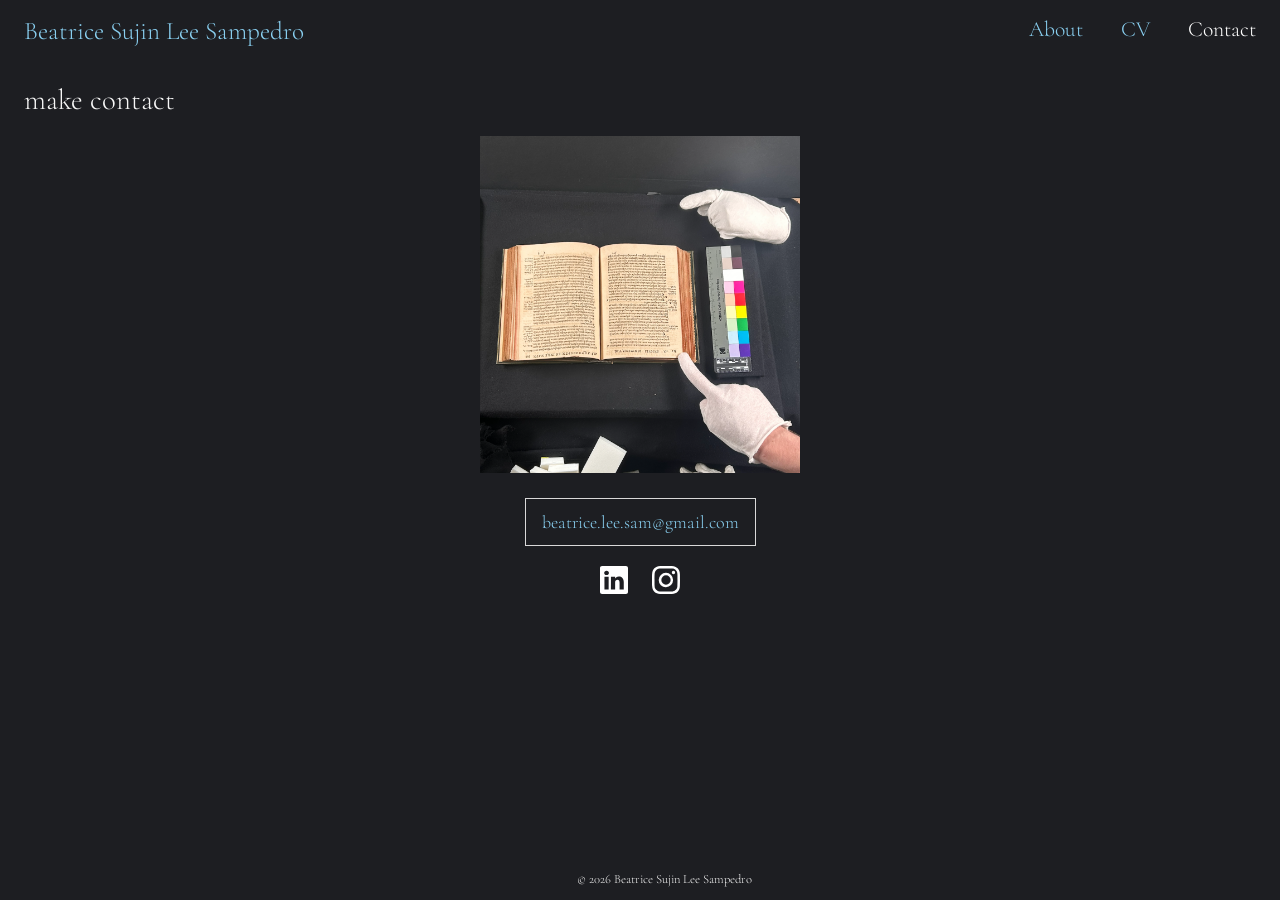
<file: contact.html>
<!DOCTYPE html>
<html lang="en">

<head>
    <meta charset="UTF-8">
    <meta name="viewport" content="width=device-width, initial-scale=1.0">
    <title>contact</title>
    <link rel="stylesheet" href="style.css">
</head>

<body>
    <div class="navigation">
        <a href="index.html" class="page-name">Beatrice Sujin Lee Sampedro</a>
        <a href="index.html" class="nav-link">About</a>
        <a href="cv.html" class="nav-link">CV</a>
        <a href="contact.html" class="nav-link current">Contact</a>
    </div>
    <h1>make contact</h1>
    <div class="photo-box">
        <img src="contact_photo.png" alt="Photo of a rare book being scanned" class="contact-photo">
    </div>
    <table class="contact-table">
        <tr>
            <td><a href="mailto:beatrice.lee.sam@gmail.com">beatrice.lee.sam@gmail.com</a></td>
        </tr>
    </table>
    <div class="media">
        <a href="https://www.linkedin.com/in/beatrice-sujin-l-454bb2143/"><img src="linkedin.svg" alt="LinkedIn"
                class="icon"></a>
        <a href="https://www.instagram.com/beatriceleesam/"><img src="instagram.svg" alt="Instagram" class="icon"></a>
    </div>
    <footer class="bottom">
        <p>&copy; 2026 Beatrice Sujin Lee Sampedro</p>
    </footer>
</body>

</html>
</file>
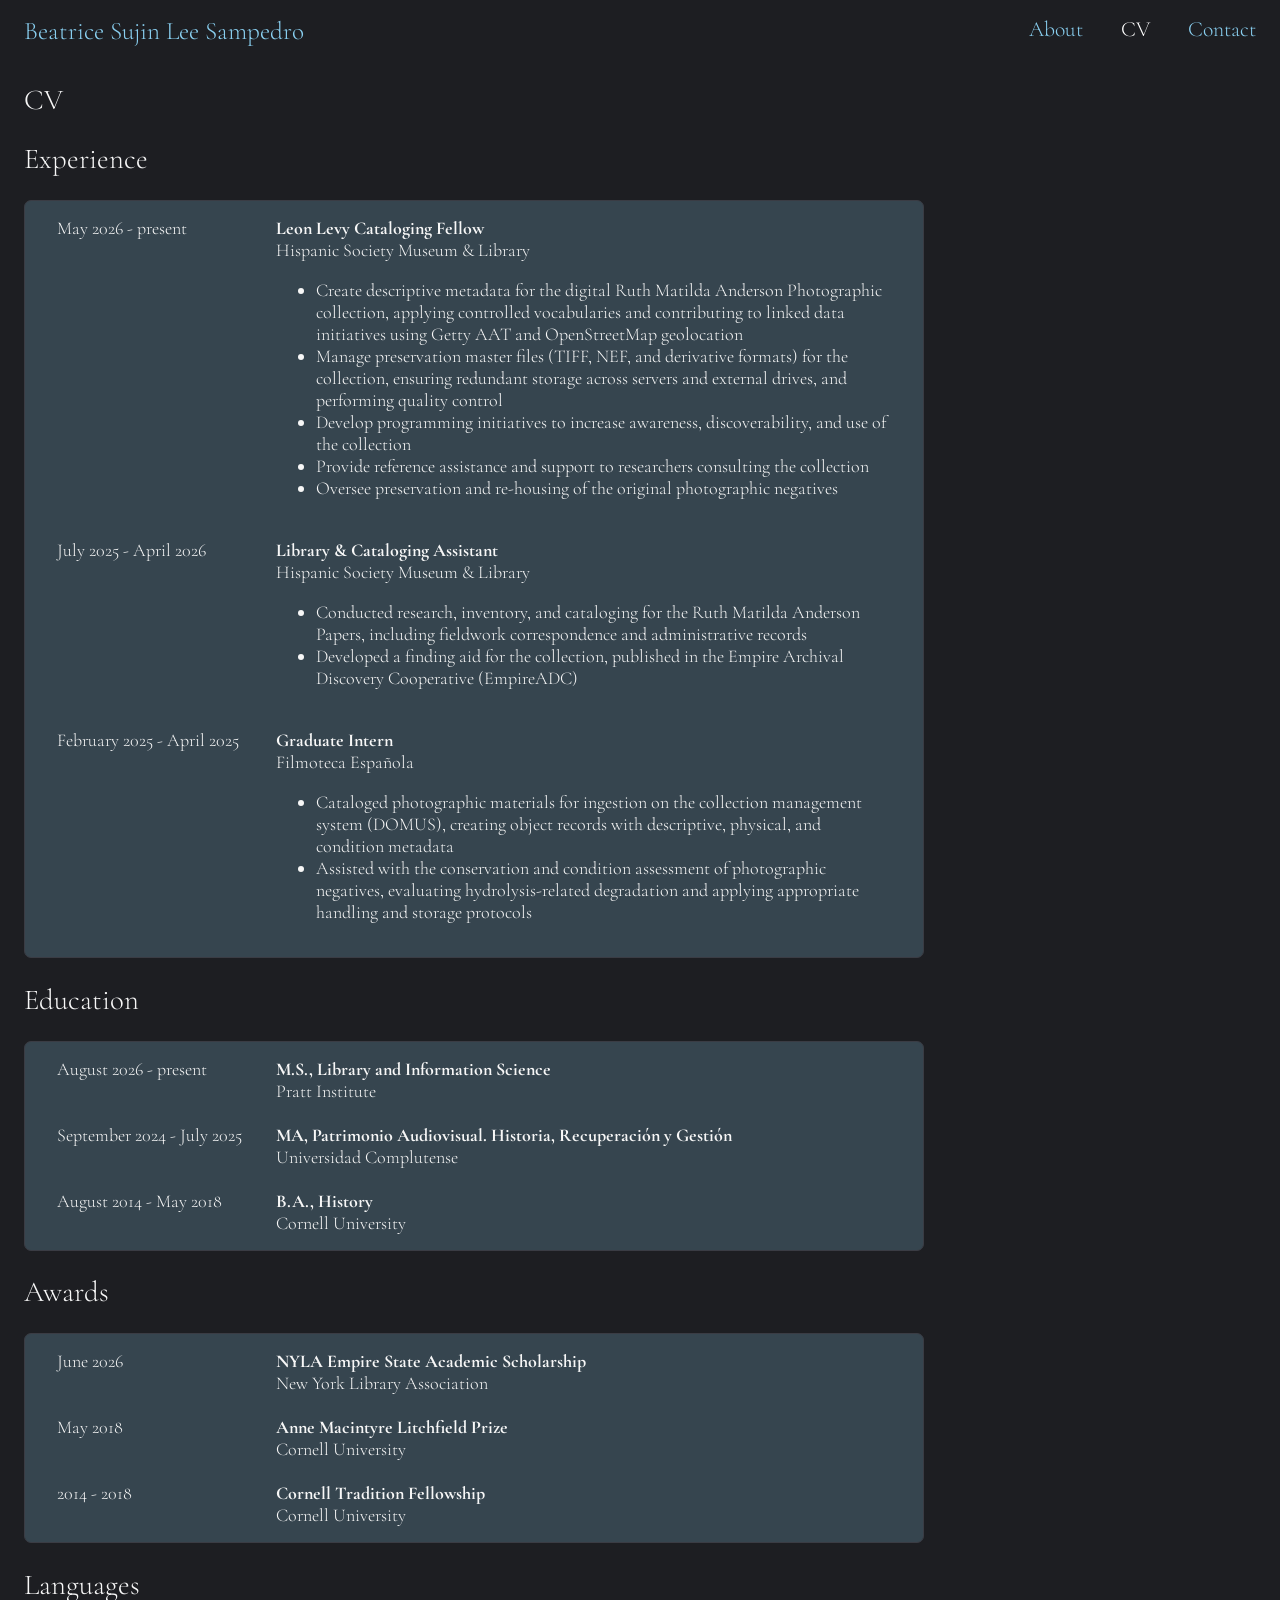
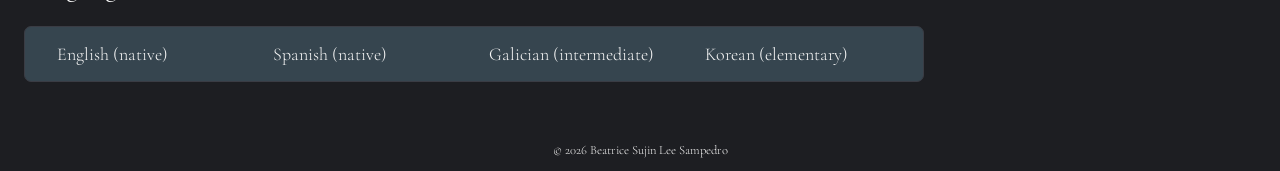
<file: cv.html>
<!DOCTYPE html>
<html lang="en">

<head>
    <meta charset="UTF-8">
    <meta name="viewport" content="width=device-width, initial-scale=1.0">
    <title>CV</title>
    <link rel="stylesheet" href="style.css">
</head>

<body>
    <div class="navigation">
        <a href="index.html" class="page-name">Beatrice Sujin Lee Sampedro</a>
        <a href="index.html" class="nav-link">About</a>
        <a href="cv.html" class="nav-link current">CV</a>
        <a href="contact.html" class="nav-link">Contact</a>
    </div>
    <h1>CV</h1>
    <h2>Experience</h2>
    <table class="cv-table">
        <tr>
            <td class="date">May 2026 - present</td>
            <td><strong>Leon Levy Cataloging Fellow</strong><br>Hispanic Society Museum & Library
                <ul>
                    <li>Create descriptive metadata for the digital Ruth Matilda Anderson Photographic collection,
                        applying controlled vocabularies and contributing to linked data initiatives using Getty AAT and
                        OpenStreetMap geolocation</li>
                    <li>Manage preservation master files (TIFF, NEF, and derivative formats) for the collection,
                        ensuring redundant storage across servers and external drives, and performing quality control
                    </li>
                    <li>Develop programming initiatives to increase awareness, discoverability, and use of the
                        collection</li>
                    <li>Provide reference assistance and support to researchers consulting the collection</li>
                    <li>Oversee preservation and re-housing of the original photographic negatives</li>
                </ul>
            </td>
        </tr>
        <tr>
            <td class="date">July 2025 - April 2026</td>
            <td><strong>Library & Cataloging Assistant</strong><br>Hispanic Society Museum & Library
                <ul>
                    <li>Conducted research, inventory, and cataloging for the Ruth Matilda Anderson Papers, including
                        fieldwork correspondence and administrative records</li>
                    <li>Developed a finding aid for the collection, published in the Empire Archival Discovery
                        Cooperative (EmpireADC)</li>
                </ul>
            </td>
        </tr>
        <tr>
            <td class="date">February 2025 - April 2025</td>
            <td><strong>Graduate Intern</strong><br>Filmoteca Española
                <ul>
                    <li>Cataloged photographic materials for ingestion on the collection management system (DOMUS),
                        creating object records with descriptive, physical, and condition metadata</li>
                    <li>Assisted with the conservation and condition assessment of photographic negatives, evaluating
                        hydrolysis-related degradation and applying appropriate handling and storage protocols</li>
                </ul>
            </td>
        </tr>
    </table>

    <h2>Education</h2>
    <table class="cv-table">
        <tr>
            <td class="date">August 2026 - present</td>
            <td><strong>M.S., Library and Information Science</strong><br>Pratt Institute</td>
        </tr>
        <tr>
            <td class="date">September 2024 - July 2025</td>
            <td><strong>MA, Patrimonio Audiovisual. Historia, Recuperación y Gestión</strong><br>Universidad Complutense
            </td>
        </tr>
        <tr>
            <td class="date">August 2014 - May 2018</td>
            <td><strong>B.A., History</strong><br>Cornell University</td>
        </tr>
    </table>

    <h2>Awards</h2>
    <table class="cv-table">
        <tr>
            <td class="date">June 2026</td>
            <td><strong>NYLA Empire State Academic Scholarship</strong><br>New York Library Association</td>
        </tr>
        <tr>
            <td class="date">May 2018</td>
            <td><strong>Anne Macintyre Litchfield Prize</strong><br>Cornell University</td>
        </tr>
        <tr>
            <td class="date">2014 - 2018</td>
            <td><strong>Cornell Tradition Fellowship</strong><br>Cornell University</td>
        </tr>
    </table>

    <h2>Languages</h2>
    <table class="cv-table">
        <tr>
            <td>English (native)</td>
            <td>Spanish (native)</td>
            <td>Galician (intermediate)</td>
            <td>Korean (elementary)</td>
        </tr>
    </table>
    <footer>
        <p>&copy; 2026 Beatrice Sujin Lee Sampedro</p>
    </footer>
</body>

</html>
</file>
<file: style.css>
@import url("https://fonts.googleapis.com/css2?family=Cormorant+Garamond:wght@300;400;500;600;700&display=swap");

body {
    background-color: #1d1e22;
    color: #f7f7f7;
    font-family: 'Cormorant Garamond', serif;
    font-weight: lighter;
    font-size: 18px;
    margin: 0 24px;
}

a {
    color: #89CFF0;
    text-decoration: none;
}

a:hover {
    text-decoration: underline;
}

h1,
h2 {
    font-weight: lighter;
    font-size: 1.6em;
}

h2 {
    clear: both;
}

img {
    max-width: 100%;
    height: auto;
}

td {
    padding: 10px 14px;
    vertical-align: top;
}

footer {
    text-align: center;
    font-size: 0.7em;
    margin-top: 60px;
    clear: both;
}
.navigation {
    text-align: right;
    margin-top: 16px;
    margin-bottom: 40px;
}

.nav-link {
    margin-left: 34px;
    font-size: 1.2em;
}

.current {
    color: white;
}

.page-name {
    font-size: 1.4em;
    float: left;
}
#content {
    max-width: 1000px;
    margin-left: auto;
    margin-right: auto;
}

.portrait {
    float: right;
    margin-left: 30px;
    width: 300px;
}

.work {
    max-width: 800px;
}

.work-list {
    list-style: none;
    padding-left: 0;
}

.category {
    margin-bottom: 20px;
    clear: both;
}

.sublist {
    list-style: none;
    margin-top: 12px;
}

.item {
    clear: both;
}

.thumb {
    float: left;
    width: 130px;
    margin-right: 16px;
    margin-bottom: 10px;
    border-radius: 4px;
}

.credit {
    font-size: 0.65em;
    color: #b0b3b8;
}

.press {
    padding-top: 30px;
}

.article {
    margin-bottom: 12px;
}
.cv-table {
    background-color: #36454F;
    border: 1px solid #3a3c44;
    border-radius: 7px;
    width: 100%;
    max-width: 900px;
    table-layout: fixed;
    padding: 4px 16px;
}

.date {
    width: 22%;
}
.contact-table {
    border: 1px solid #d9d9d9;
    margin-left: auto;
    margin-right: auto;
}

.media {
    text-align: center;
    margin-top: 20px;
}

.icon {
    width: 28px;
    margin: 0 10px;
}

.bottom {
    position: fixed;
    bottom: 0;
    width: 100%;
}
.photo-box {
    text-align: center;
    margin-bottom: 20px;
}
.contact-photo {
    width: 320px;
}
strong {
    font-weight: 900;
}
</file>
